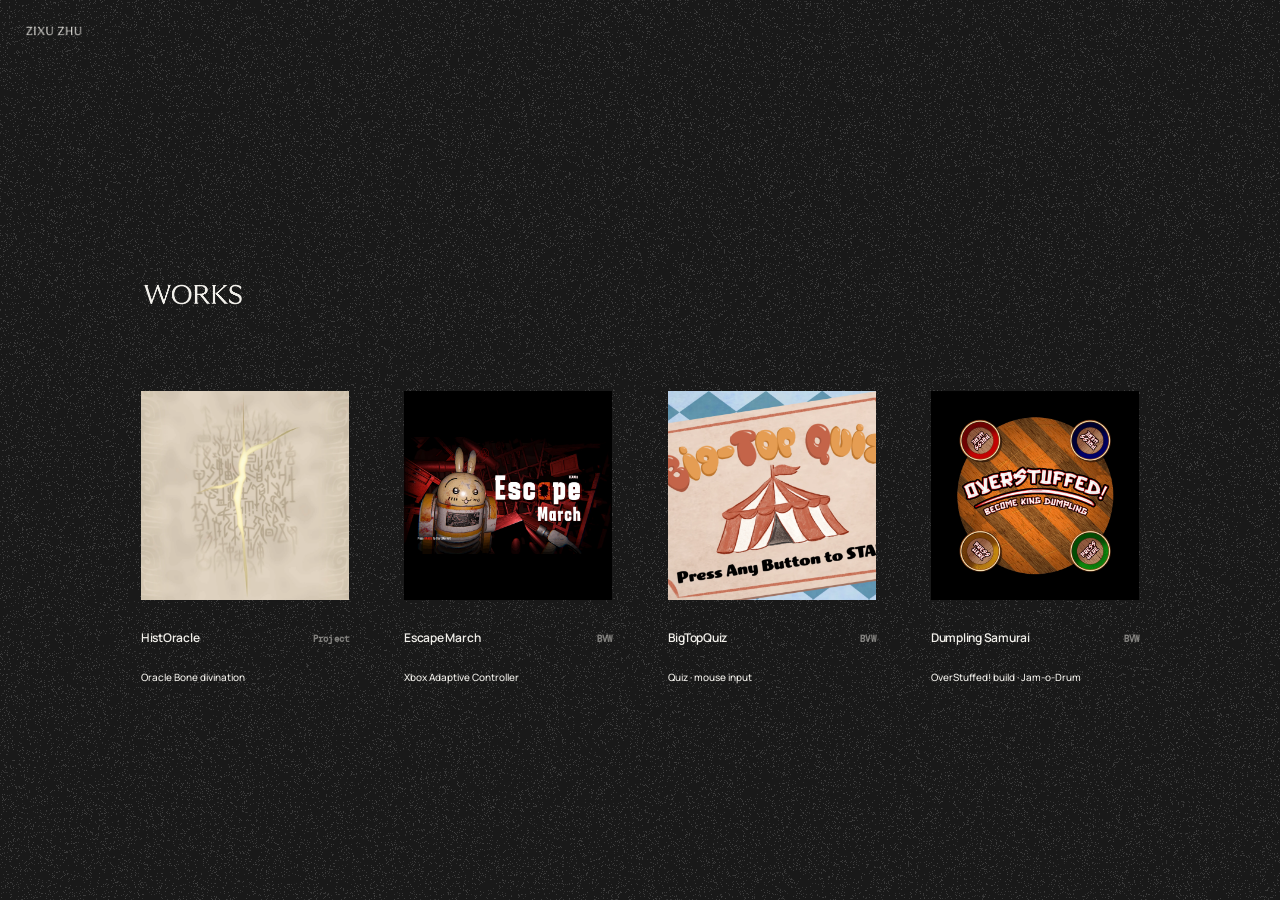
<file: index.html>
<!doctype html>
<html lang="en">
<head>
  <meta charset="utf-8">
  <meta name="viewport" content="width=device-width, initial-scale=1">
  <meta name="theme-color" content="#191919">
  <meta name="description" content="Selected interactive work by Zixu Zhu — games, playful systems and accessible input.">
  <title>Works — Zixu Zhu</title>
  <link rel="preconnect" href="https://fonts.googleapis.com">
  <link rel="preconnect" href="https://fonts.gstatic.com" crossorigin>
  <link href="https://fonts.googleapis.com/css2?family=DM+Mono:wght@400;500&family=Manrope:wght@400;500;600;700&display=swap" rel="stylesheet">
  <link rel="stylesheet" href="style.css?v=20261026">
</head>
<body>
  <canvas class="noise-canvas" aria-hidden="true"></canvas>
  <div class="loading-layer" aria-hidden="true"></div>
  <header class="site-header"><a class="wordmark" href="profile.html" aria-label="Open Zixu Zhu profile"><img class="wordmark-image" src="assets/type-images/wordmark.png" alt="ZIXU ZHU"></a></header>

  <main id="top">
    <section class="works-section" aria-labelledby="page-title">
      <h1 id="page-title"><img src="assets/type-images/works.png" alt="Works"></h1>
      <ul class="works-grid" aria-label="Selected projects">
        <li class="work-card" data-project="zhenren">
          <button class="card-open" type="button" aria-label="View details for HistOracle">
            <span class="artwork artwork-zhenren"><img src="assets/historacle.webp" alt="HistOracle promotional artwork"></span>
            <span class="card-meta"><span class="title-line"><span class="project-title">HistOracle</span><span class="project-kind">Project</span></span><span class="detail-line">Oracle Bone divination</span></span>
          </button>
        </li>
        <li class="work-card" data-project="escape-march">
          <button class="card-open" type="button" aria-label="View details for Escape March">
            <span class="artwork artwork-escape"><img src="assets/escape-march.webp" alt="Escape March promotional artwork with a robot character"></span>
            <span class="card-meta"><span class="title-line"><span class="project-title">Escape March</span><span class="project-kind">BVW</span></span><span class="detail-line">Xbox Adaptive Controller</span></span>
          </button>
        </li>
        <li class="work-card" data-project="big-top-quiz">
          <button class="card-open" type="button" aria-label="View details for BigTopQuiz">
            <span class="artwork"><img src="assets/big-top-quiz.webp" alt="BigTopQuiz promotional artwork featuring a circus tent"></span>
            <span class="card-meta"><span class="title-line"><span class="project-title">BigTopQuiz</span><span class="project-kind">BVW</span></span><span class="detail-line">Quiz · mouse input</span></span>
          </button>
        </li>
        <li class="work-card" data-project="dumpling-samurai">
          <button class="card-open" type="button" aria-label="View details for Dumpling Samurai">
            <span class="artwork"><img src="assets/overstuffed.webp" alt="OverStuffed! promotional artwork for Dumpling Samurai"></span>
            <span class="card-meta"><span class="title-line"><span class="project-title">Dumpling Samurai</span><span class="project-kind">BVW</span></span><span class="detail-line">OverStuffed! build · Jam-o-Drum</span></span>
          </button>
        </li>
      </ul>
    </section>
  </main>

  <dialog class="project-dialog" aria-labelledby="dialog-title">
    <button class="dialog-close" type="button" aria-label="Close project details">×</button>
    <span class="dialog-index"></span>
    <h2 id="dialog-title" aria-label="Project details"><img class="dialog-title-image" src="assets/type-images/historacle.png" alt="" aria-hidden="true"></h2>
    <p class="dialog-description"></p>
    <p class="dialog-description dialog-description-zh" lang="zh-CN" hidden></p>
    <div class="project-tagline" hidden>
      <p lang="en"><del class="tagline-en"></del></p>
      <p lang="zh-CN"><del class="tagline-zh"></del></p>
    </div>
    <section class="project-controls" aria-labelledby="controls-title" hidden>
      <h3 id="controls-title">PC CONTROLS / PC 操作</h3>
      <p class="controls-en" lang="en"></p>
      <p class="controls-zh" lang="zh-CN"></p>
    </section>
    <aside class="project-notice" aria-label="Gameplay notice" hidden>
      <p class="notice-en" lang="en"></p>
      <p class="notice-zh" lang="zh-CN"></p>
    </aside>
    <a class="project-link" href="https://projects.etc.cmu.edu/historacle/" target="_blank" rel="noopener noreferrer" hidden>Visit project website ↗</a>
    <a class="project-link project-trailer-link" href="#" target="_blank" rel="noopener noreferrer" hidden>Watch gameplay video / 观看实机演示 ↗</a>
    <a class="project-link project-download-link" href="#" target="_blank" rel="noopener noreferrer" hidden>Download Windows build / 下载 Windows 版 ↗</a>
  </dialog>
  <script src="script.js?v=20261026"></script>
</body>
</html>
</file>
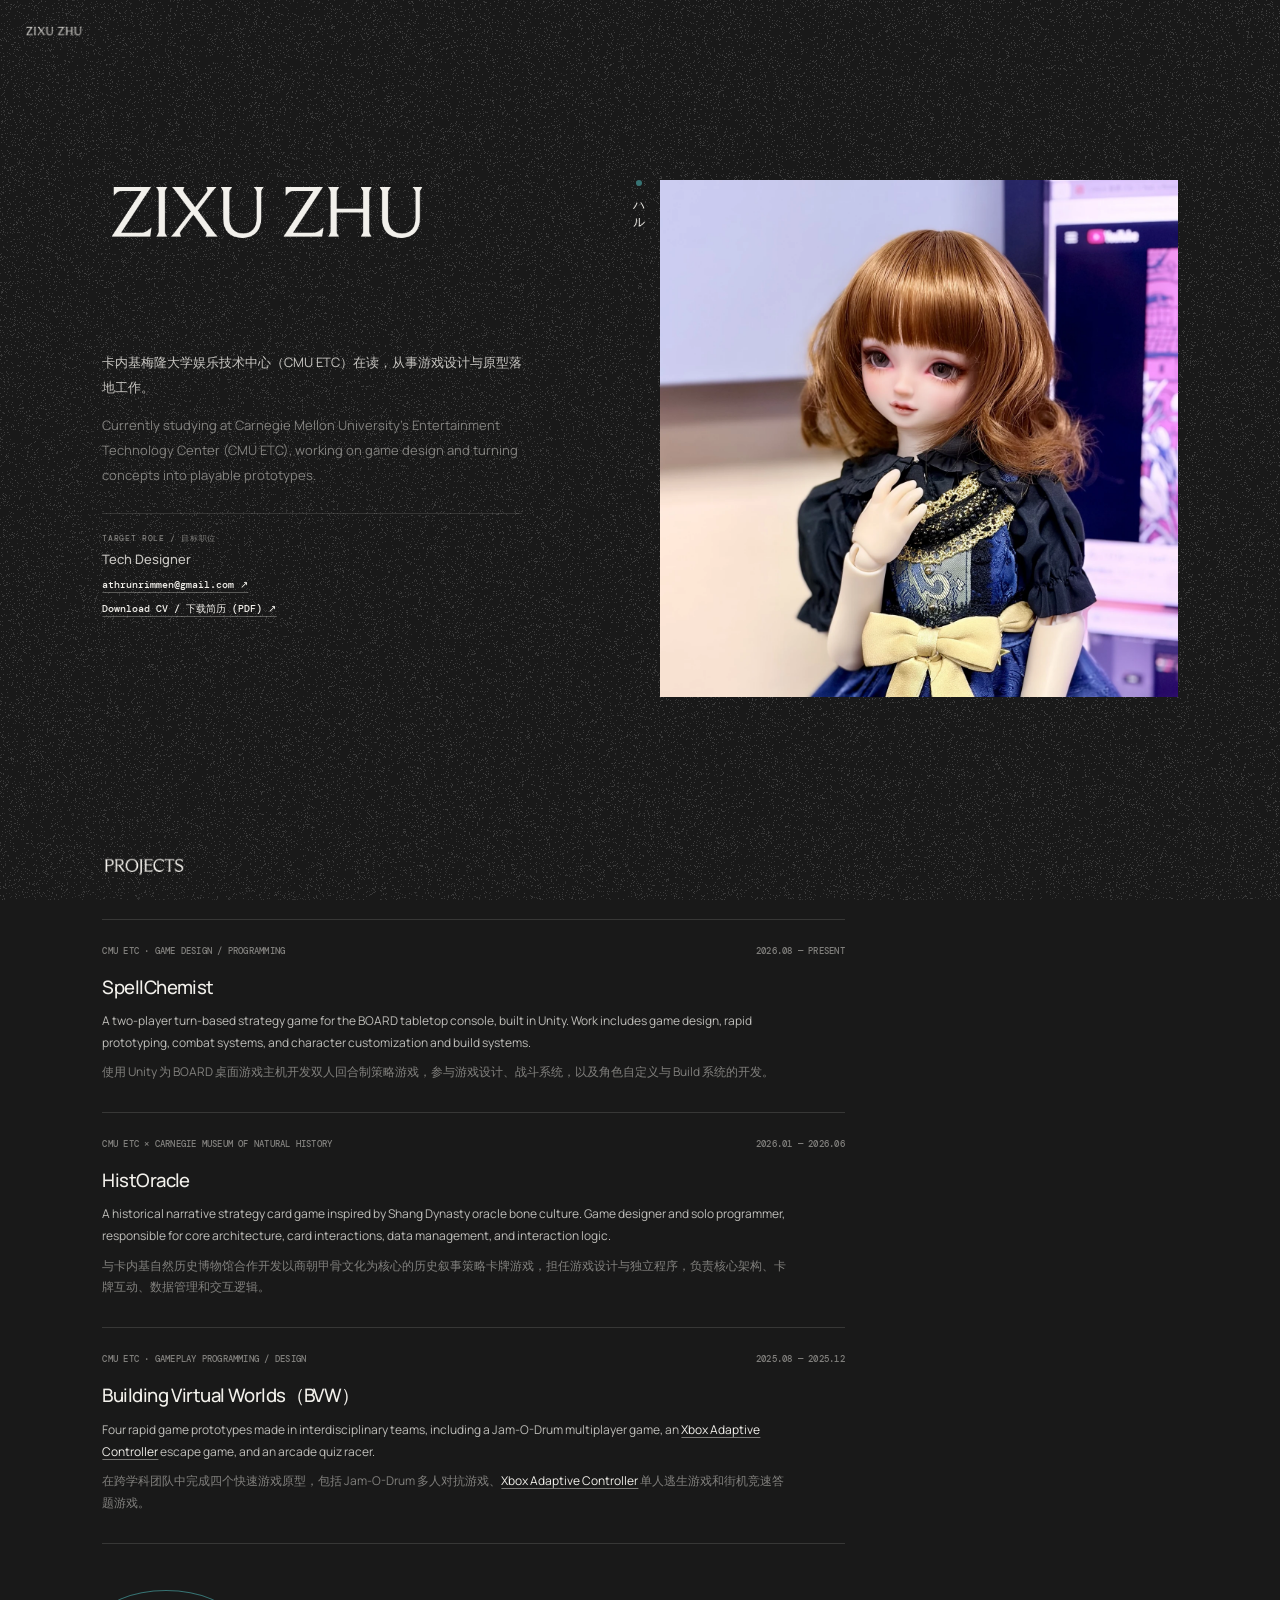
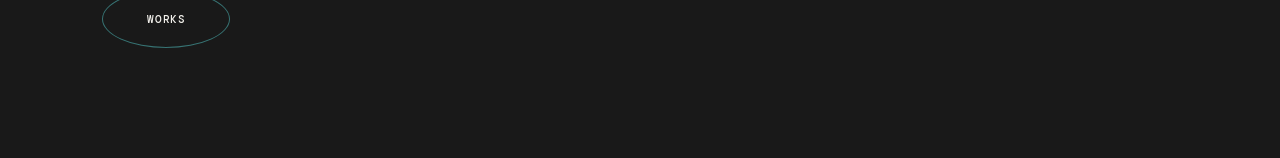
<file: profile.html>
<!doctype html>
<html lang="en">
<head>
  <meta charset="utf-8">
  <meta name="viewport" content="width=device-width, initial-scale=1">
  <meta name="theme-color" content="#191919">
  <meta name="description" content="Zixu Zhu — game designer and prototype developer at CMU ETC.">
  <title>Profile — Zixu Zhu</title>
  <link rel="preconnect" href="https://fonts.googleapis.com">
  <link rel="preconnect" href="https://fonts.gstatic.com" crossorigin>
  <link href="https://fonts.googleapis.com/css2?family=DM+Mono:wght@400;500&family=Manrope:wght@400;500;600;700&display=swap" rel="stylesheet">
  <link rel="stylesheet" href="style.css?v=20261026">
  <link rel="stylesheet" href="profile.css?v=20261026">
</head>
<body>
  <canvas class="noise-canvas" aria-hidden="true"></canvas>
  <div class="loading-layer" aria-hidden="true"></div>
  <header class="site-header"><div class="wordmark"><img class="wordmark-image" src="assets/type-images/wordmark.png" alt="ZIXU ZHU"></div></header>

  <main>
    <section class="profile-page" aria-label="Profile">
      <div class="profile-hero">
        <h1 class="profile-title"><img src="assets/type-images/profile-name.png" alt="Zixu Zhu"></h1>
        <figure class="portrait">
          <img src="assets/zixu-zhu-photo.webp" alt="Profile image for Haru" width="1200" height="1200">
          <figcaption class="portrait-name" lang="ja">ハル</figcaption>
        </figure>
        <div class="profile-bio">
          <p lang="zh-CN">卡内基梅隆大学娱乐技术中心（CMU ETC）在读，从事游戏设计与原型落地工作。</p>
          <p lang="en">Currently studying at Carnegie Mellon University's Entertainment Technology Center (CMU ETC), working on game design and turning concepts into playable prototypes.</p>
          <div class="profile-contact" aria-label="Recruitment contact">
            <p class="contact-role"><span>TARGET ROLE / 目标职位</span><strong>Tech Designer</strong></p>
            <a href="mailto:athrunrimmen@gmail.com">athrunrimmen@gmail.com ↗</a>
            <a href="assets/Zixu-Zhu-CV.pdf" download>Download CV / 下载简历 (PDF) ↗</a>
          </div>
        </div>
      </div>

      <section class="profile-projects" aria-labelledby="projects-title">
        <h2 id="projects-title"><img src="assets/type-images/projects.png" alt="Projects"></h2>
        <ol class="project-list">
          <li>
            <article class="project-entry">
              <div class="project-meta"><span>CMU ETC · GAME DESIGN / PROGRAMMING</span><time datetime="2026-08">2026.08 — PRESENT</time></div>
              <h3>SpellChemist</h3>
              <p lang="en">A two-player turn-based strategy game for the BOARD tabletop console, built in Unity. Work includes game design, rapid prototyping, combat systems, and character customization and build systems.</p>
              <p lang="zh-CN">使用 Unity 为 BOARD 桌面游戏主机开发双人回合制策略游戏，参与游戏设计、战斗系统，以及角色自定义与 Build 系统的开发。</p>
            </article>
          </li>
          <li>
            <article class="project-entry">
              <div class="project-meta"><span>CMU ETC × CARNEGIE MUSEUM OF NATURAL HISTORY</span><time datetime="2026-01">2026.01 — 2026.06</time></div>
              <h3>HistOracle</h3>
              <p lang="en">A historical narrative strategy card game inspired by Shang Dynasty oracle bone culture. Game designer and solo programmer, responsible for core architecture, card interactions, data management, and interaction logic.</p>
              <p lang="zh-CN">与卡内基自然历史博物馆合作开发以商朝甲骨文化为核心的历史叙事策略卡牌游戏，担任游戏设计与独立程序，负责核心架构、卡牌互动、数据管理和交互逻辑。</p>
            </article>
          </li>
          <li>
            <article class="project-entry">
              <div class="project-meta"><span>CMU ETC · GAMEPLAY PROGRAMMING / DESIGN</span><time datetime="2025-08">2025.08 — 2025.12</time></div>
              <h3>Building Virtual Worlds（BVW）</h3>
              <p lang="en">Four rapid game prototypes made in interdisciplinary teams, including a Jam-O-Drum multiplayer game, an <a class="inline-media-link" href="assets/escape-march-xac-demo.mp4" target="_blank" rel="noopener noreferrer">Xbox Adaptive Controller</a> escape game, and an arcade quiz racer.</p>
              <p lang="zh-CN">在跨学科团队中完成四个快速游戏原型，包括 Jam-O-Drum 多人对抗游戏、<a class="inline-media-link" href="assets/escape-march-xac-demo.mp4" target="_blank" rel="noopener noreferrer">Xbox Adaptive Controller</a> 单人逃生游戏和街机竞速答题游戏。</p>
            </article>
          </li>
        </ol>
        <a class="works-back" href="index.html#top">WORKS</a>
      </section>
    </section>
  </main>
  <script src="script.js?v=20261026"></script>
</body>
</html>
</file>
<file: style.css>
:root{color-scheme:dark;--bg:#191919;--text:#f2f0eb;--muted:rgba(242,240,235,.48);--line:rgba(242,240,235,.14);--mono:"DM Mono",monospace;--sans:"Manrope",Arial,sans-serif;--content:min(78vw,1054px)}
*{box-sizing:border-box}
html{scroll-behavior:smooth}
body{margin:0;min-height:100vh;overflow-x:hidden;background:var(--bg);color:var(--text);font-family:var(--sans);font-size:14px}
a{color:inherit;text-decoration:none}
button{font:inherit;color:inherit}
.noise-canvas{position:fixed;inset:0;width:100%;height:100%;z-index:0;pointer-events:none;opacity:.2}
.loading-layer{position:fixed;inset:0;z-index:1;background:#191919;opacity:1;pointer-events:none;transition:opacity .8s ease}
.loading-layer.is-loaded{opacity:0}
.site-header{position:fixed;top:25px;left:24px;z-index:5;pointer-events:none}
.wordmark{pointer-events:auto;display:block}
.wordmark-image{display:block;width:auto;height:12px}
main{position:relative;z-index:2}
.works-section{width:var(--content);margin:0 auto;padding-top:31.3vh}
.works-section h1{margin:0 0 84px;line-height:1}
.works-section h1 img{display:block;width:auto;height:clamp(22px,2vw,27px);max-width:100%}
.works-grid{display:grid;grid-template-columns:repeat(4,minmax(0,1fr));column-gap:4.3vw;row-gap:6vw;list-style:none;margin:0;padding:0 0 90px}
.work-card{min-width:0}
.card-open{display:block;width:100%;padding:0;border:0;background:none;text-align:left;cursor:pointer;font:inherit}
.artwork{position:relative;display:block;aspect-ratio:1/1;overflow:hidden;background:#242422}
.artwork img{display:block;width:100%;height:100%;object-fit:cover;transition:transform .6s cubic-bezier(.2,.7,.2,1),filter .4s}
.artwork-escape{display:flex;align-items:center;justify-content:center;background:#000}
.artwork-escape img{height:auto;object-fit:contain}
.card-open:hover .artwork img,.card-open:focus-visible .artwork img{transform:scale(1.035);filter:brightness(.82)}
.card-meta{display:block;padding-top:29px}
.title-line{display:flex;justify-content:space-between;align-items:baseline;gap:8px}
.project-title{font-size:clamp(12px,.9vw,14px);font-weight:600;letter-spacing:-.02em}
.project-kind{flex:none;color:var(--muted);font:600 9px var(--mono);letter-spacing:.02em}
.detail-line{display:block;margin-top:24px;color:var(--text);font-size:10px;font-weight:500;line-height:1.55}
.card-open:focus-visible{outline:1px solid var(--text);outline-offset:5px}
.project-dialog{position:fixed;width:min(620px,calc(100% - 32px));max-width:none;padding:42px;border:1px solid var(--line);background:#191919;color:var(--text);box-shadow:0 25px 100px #000a}
.project-dialog::backdrop{background:#000b;backdrop-filter:blur(5px)}
.dialog-close{position:absolute;right:18px;top:12px;width:36px;height:36px;border:0;background:none;color:var(--text);font-size:25px;font-weight:300;cursor:pointer}
.dialog-index{color:var(--muted);font:10px var(--mono);letter-spacing:.08em}
.project-dialog h2{margin:26px 0 18px;line-height:1}
.dialog-title-image{display:block;width:auto;height:clamp(36px,6vw,64px);max-width:100%;object-fit:contain;object-position:left}
.dialog-description{max-width:500px;color:rgba(242,240,235,.76);font-size:15px;line-height:1.7}
.inline-media-link{color:var(--text);text-decoration:underline;text-decoration-color:rgba(242,240,235,.45);text-underline-offset:3px}
.inline-media-link:hover,.inline-media-link:focus-visible{color:#8bc9c7;text-decoration-color:currentColor}
.dialog-description-zh[hidden],.project-controls[hidden],.project-tagline[hidden]{display:none}
.project-tagline{max-width:500px;margin-top:10px;color:var(--muted);font-size:12px;line-height:1.65}
.project-tagline p{margin:0}
.project-tagline p+p{margin-top:5px}
.project-controls{max-width:500px;margin-top:24px;padding:14px 16px;border-left:1px solid rgba(242,240,235,.35);background:rgba(242,240,235,.035);color:rgba(242,240,235,.76)}
.project-controls h3{margin:0 0 8px;color:var(--muted);font:500 9px var(--mono);letter-spacing:.06em}
.project-controls p{margin:0;font-size:11px;line-height:1.7;white-space:pre-line}
.project-controls p+p{margin-top:9px}
.project-notice{max-width:500px;margin-top:26px;padding:12px 15px;border-left:1px solid rgba(242,240,235,.35);background:rgba(242,240,235,.035);color:rgba(242,240,235,.72);font-size:12px;line-height:1.65}
.project-notice[hidden]{display:none}
.project-notice p{margin:0}
.project-notice p+p{margin-top:8px}
.project-link{display:inline-block;margin-top:20px;color:var(--text);font:11px var(--mono);text-decoration:underline;text-decoration-color:rgba(242,240,235,.42);text-underline-offset:5px;transition:color .2s,text-decoration-color .2s}
.project-link[hidden]{display:none}
.project-link:hover,.project-link:focus-visible{color:#8bc9c7;text-decoration-color:currentColor}
.project-link:focus-visible{outline:1px solid var(--text);outline-offset:5px}
@media(max-width:1050px){:root{--content:min(82vw,760px)}.works-section{padding-top:24vh}.works-section h1{margin-bottom:62px}.works-grid{grid-template-columns:repeat(2,minmax(0,1fr));column-gap:5vw;row-gap:48px}.card-meta{padding-top:18px}.detail-line{margin-top:14px}}
@media(max-width:620px){:root{--content:calc(100vw - 36px)}.site-header{top:18px;left:30px}.wordmark-image{height:10px}.works-section{padding-top:145px}.works-section h1{margin-bottom:45px}.works-section h1 img{height:22px}.works-grid{column-gap:14px;row-gap:34px;padding-bottom:54px}.card-meta{padding-top:13px}.title-line{align-items:flex-start;flex-direction:column;gap:5px}.project-title{font-size:12px}.project-kind{font-size:8px}.detail-line{margin-top:13px;font-size:9px}.project-dialog{padding:36px 23px 25px}}
@media(prefers-reduced-motion:reduce){html{scroll-behavior:auto}*,*::before,*::after{transition-duration:.01ms!important;animation-duration:.01ms!important;animation-iteration-count:1!important}}
</file>
<file: profile.css>
.profile-page{width:min(84vw,1110px);margin:0 auto;padding:clamp(170px,20vh,260px) 0 110px}
.profile-hero{display:grid;grid-template-columns:minmax(0,.88fr) minmax(0,1fr);column-gap:min(8vw,110px);align-items:start}
.profile-title{grid-column:1;grid-row:1;margin:0 0 24px;line-height:1}
.profile-title img{display:block;width:auto;height:clamp(40px,5.1vw,68px);max-width:100%}
.profile-bio{grid-column:1;grid-row:2;max-width:420px;color:rgba(242,240,235,.8);font-size:clamp(13px,.94vw,15px);line-height:1.9}
.profile-bio p{margin:0}
.profile-bio p+p{margin-top:14px;color:var(--muted)}
.profile-contact{display:grid;justify-items:start;gap:9px;margin-top:26px;padding-top:18px;border-top:1px solid var(--line);font:500 10px/1.55 var(--mono)}
.contact-role{display:grid;gap:5px;margin:0 0 3px}
.contact-role span{color:var(--muted);font-size:8px;letter-spacing:.08em}
.contact-role strong{font:500 13px var(--sans);letter-spacing:0}
.profile-contact a{color:var(--text);text-decoration:underline;text-decoration-color:rgba(242,240,235,.3);text-underline-offset:4px;transition:color .2s,text-decoration-color .2s}
.profile-contact a:hover,.profile-contact a:focus-visible{color:#8bc9c7;text-decoration-color:currentColor}
.profile-contact a:focus-visible{outline:1px solid var(--text);outline-offset:4px}
.portrait{grid-column:2;grid-row:1 / span 2;position:relative;width:min(100%,520px);margin:0 0 0 auto}
.portrait img{display:block;width:100%;height:auto;aspect-ratio:1;object-fit:cover}
.portrait-name{position:absolute;top:0;left:-27px;display:flex;align-items:center;gap:.72em;writing-mode:vertical-rl;font-size:12px;line-height:1;letter-spacing:.04em}
.portrait-name::before{content:"";display:block;width:6px;height:6px;flex:none;border-radius:50%;background:#377373}
.profile-projects{margin-top:clamp(115px,12.5vw,190px)}
.profile-projects h2{margin:0;line-height:1}
.profile-projects h2 img{display:block;width:auto;height:clamp(18px,1.5vw,23px);max-width:100%}
.project-list{width:min(58vw,770px);margin:42px 0 0;padding:0;border-top:1px solid var(--line);list-style:none}
.project-list>li{padding:25px 0 29px;border-bottom:1px solid var(--line)}
.project-meta{display:flex;justify-content:space-between;gap:18px;color:var(--muted);font:500 9px/1.5 var(--mono);letter-spacing:.025em}
.project-meta time{flex:none;text-align:right}
.project-entry h3{margin:16px 0 10px;font-size:clamp(17px,1.45vw,21px);font-weight:500;letter-spacing:-.03em}
.project-entry p{max-width:690px;margin:0;color:rgba(242,240,235,.76);font-size:12px;line-height:1.8}
.project-entry p+p{margin-top:8px;color:var(--muted)}
.works-back{display:flex;align-items:center;justify-content:center;width:128px;height:58px;margin-top:46px;border:1px solid #377373;border-radius:50%;font:500 11px var(--mono);letter-spacing:.07em;transition:background .2s,color .2s}
.works-back:hover,.works-back:focus-visible{background:#377373;color:#fff}
.works-back:focus-visible{outline:1px solid var(--text);outline-offset:4px}
@media(max-width:1050px){.profile-page{width:min(84vw,760px);padding-top:24vh}.profile-hero{column-gap:6vw}.profile-title img{height:clamp(38px,6vw,58px)}.portrait{width:100%}.profile-projects{margin-top:14vw}.project-list{width:70vw}.project-meta{font-size:8px}}
@media(max-width:620px){.profile-page{width:calc(100vw - 36px);padding:137px 0 64px}.profile-hero{display:flex;flex-direction:column;gap:0}.profile-title{margin:0}.profile-title img{height:42px}.portrait{width:calc(100% + 36px);max-width:none;margin:14vw 0 0 -18px}.portrait-name{top:-28px;left:18px;align-items:center;writing-mode:horizontal-tb;font-size:11px}.portrait-name::before{width:4px;height:4px}.profile-bio{max-width:480px;margin-top:10vw;font-size:13px;line-height:1.85}.profile-bio p+p{margin-top:12px}.profile-projects{margin-top:23vw}.profile-projects h2 img{height:18px}.project-list{width:100%;margin-top:34px}.project-list>li{padding:20px 0 23px}.project-meta{align-items:flex-start;flex-direction:column;gap:5px;font-size:8px}.project-meta time{text-align:left}.project-entry h3{margin:12px 0 9px;font-size:18px}.project-entry p{font-size:11px;line-height:1.8}.works-back{width:116px;height:52px;margin-top:35px}}
</file>
